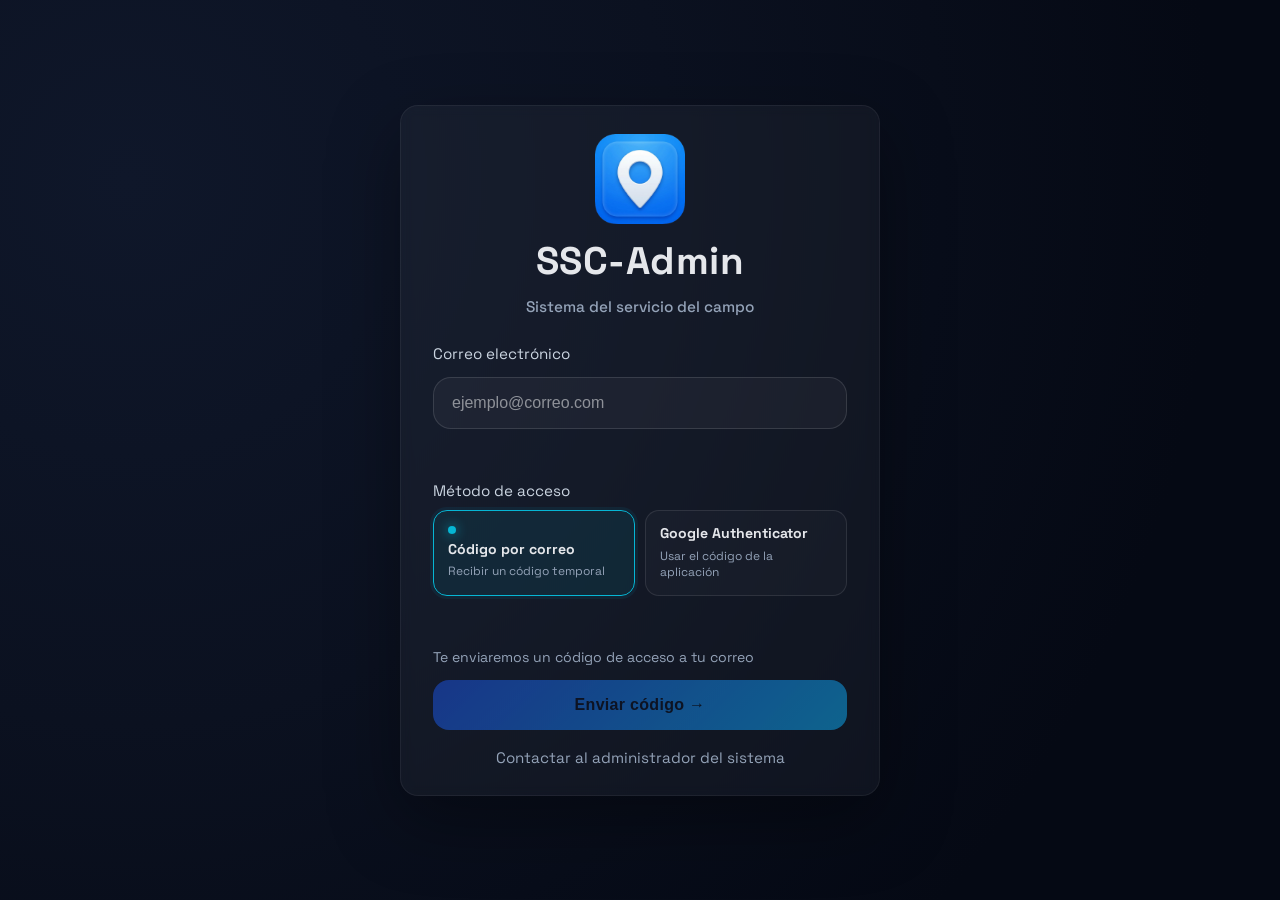
<file: index.html>
<!DOCTYPE html>
<html lang="es">

<head>
  <meta charset="UTF-8">
  <meta name="viewport" content="width=device-width, initial-scale=1">
  <meta name="theme-color" content="#06b6d4">
  <meta name="description" content="Administración del Sistema del Servicio del Campo">
  <meta name="apple-mobile-web-app-capable" content="yes">
  <meta name="mobile-web-app-capable" content="yes">
  <meta name="apple-mobile-web-app-status-bar-style" content="black-translucent">
  <meta name="apple-mobile-web-app-title" content="SSC-Admin">
  <title>SSC-Admin</title>
  <link rel="icon" type="image/png" href="./icons/icon.png">
  <link rel="manifest" href="manifest.json">
  <link rel="stylesheet" href="styles.css">
  <link rel="stylesheet" href="Login/login.css">
  <link rel="stylesheet" href="Authenticator/authenticator.css">
</head>

<body>
  <div class="container">
    <div class="hero">
      <div class="hero-icon">
        <img src="./icons/icon.png" alt="SSC-Admin">
      </div>
      <h1>SSC-Admin</h1>
      <p class="hero-subtitle">Sistema del servicio del campo</p>
    </div>

    <form class="login-form" id="loginForm">
      <label for="email">Correo electrónico</label>
      <input id="email" type="email" autocomplete="email" placeholder="ejemplo@correo.com" required>
      <p class="validation-message" id="emailValidation"></p>

      <fieldset class="auth-method" id="authMethod">

        <legend>Método de acceso</legend>

        <label class="auth-method-option">
          <input type="radio" name="authMethod" value="email" checked>

          <span>
            <strong>Código por correo</strong>
            <small>Recibir un código temporal</small>
          </span>
        </label>

        <label class="auth-method-option">
          <input type="radio" name="authMethod" value="totp">

          <span>
            <strong>Google Authenticator</strong>
            <small>Usar el código de la aplicación</small>
          </span>
        </label>
      </fieldset>

      <div id="codeStep" class="code-step" hidden>
        <label for="accessCode">Código de acceso</label>
        <input id="accessCode" type="text" inputmode="numeric" autocomplete="one-time-code" maxlength="6"
          pattern="[0-9]{6}" placeholder="000000">
      </div>

      <p class="validation-message" id="loginMessage" role="status" aria-live="polite"></p>
      <p class="hint" id="loginHint">Te enviaremos un código de acceso a tu correo</p>
      <button type="submit" class="login-button" id="loginButton" disabled>
        <span id="loginButtonText">Enviar código</span> <span aria-hidden="true">→</span>
      </button>
      <button type="button" class="text-button" id="changeEmailButton" hidden>Cambiar correo</button>
    </form>

    <section class="authenticator-panel" id="authenticatorPanel" hidden>

      <h2>Google Authenticator</h2>

      <p id="authenticatorStatus">
        Configura una segunda opción de acceso.
      </p>

      <button type="button" id="startAuthenticatorButton">
        Configurar Authenticator
      </button>

      <div id="authenticatorSetup" hidden>

        <div id="authenticatorQr" aria-label="Código QR de configuración">
        </div>

        <p>
          Clave manual:
          <code id="authenticatorSecret"></code>
        </p>

        <label for="authenticatorCode">
          Código de confirmación
        </label>

        <input id="authenticatorCode" type="text" inputmode="numeric" autocomplete="one-time-code" maxlength="6"
          pattern="[0-9]{6}" placeholder="000000">

        <p id="authenticatorMessage" role="status" aria-live="polite">
        </p>

        <button type="button" id="confirmAuthenticatorButton" disabled>
          Confirmar Authenticator
        </button>
      </div>
    </section>

    <p class="footer-link">Contactar al administrador del sistema</p>
  </div>
  <script src="app.js"></script>
  <script src="Vendor/qrcode.min.js"></script>
  <script type="module" src="Login/login.controller.js"></script>

</html>
</file>
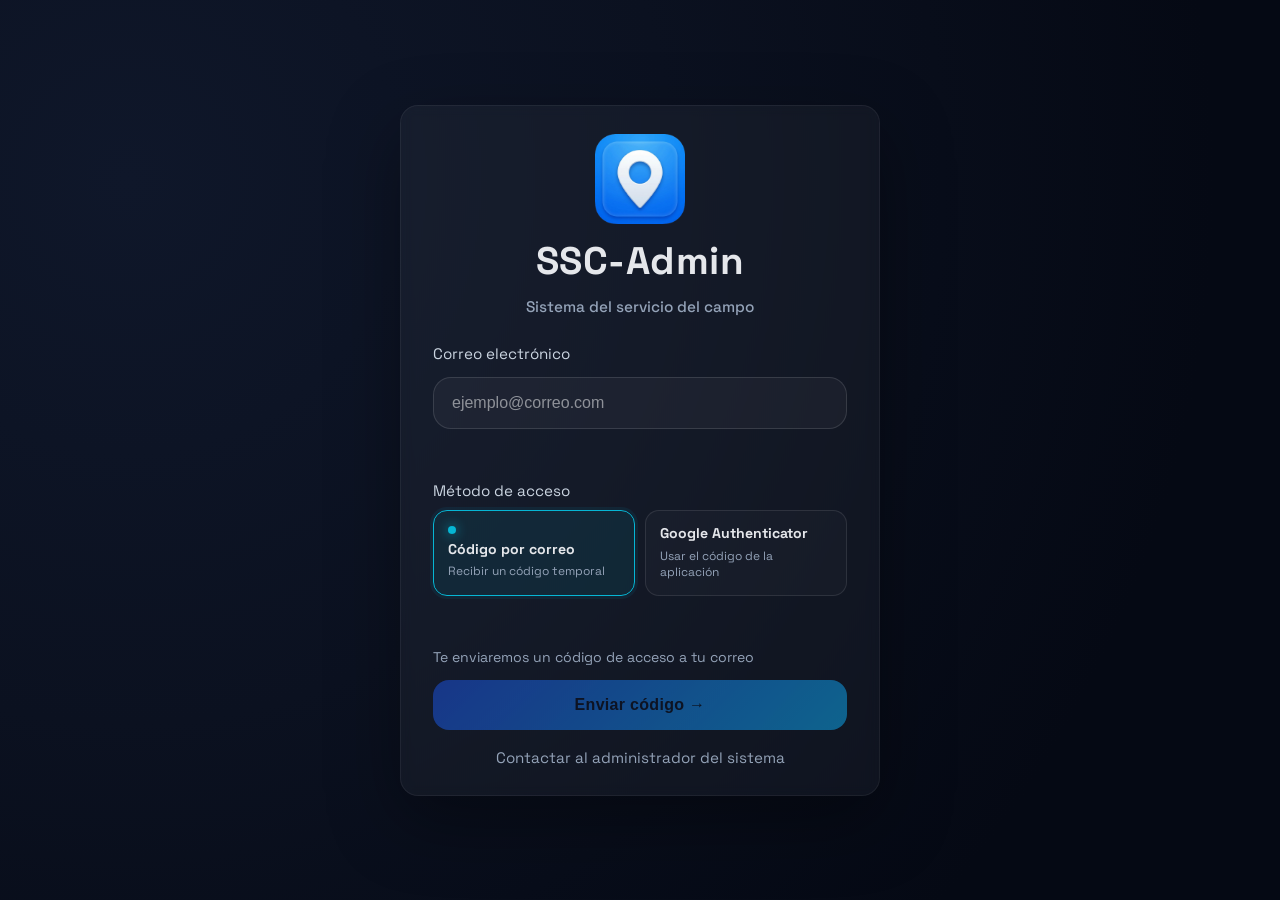
<file: Asignar/asignar.html>
<!DOCTYPE html>
<html lang="es">
<head>
    <meta charset="UTF-8">
    <meta name="viewport" content="width=device-width, initial-scale=1">
    <title>Asignar territorios | SSC</title>
    <link rel="stylesheet" href="../Shared/spinner.css">
    <link rel="stylesheet" href="asignar.css">
</head>
<body>
    <div class="ssc-asignar">
        <header class="ssc-asignar__header">
            <div class="ssc-asignar__header-content">
                <a class="ssc-asignar__back" href="../home/home.html?origen=asignar" aria-label="Volver a Inicio">
                    <svg width="24" height="24" viewBox="0 0 24 24" fill="none" stroke="currentColor"
                        stroke-width="1.8" stroke-linecap="round" stroke-linejoin="round" aria-hidden="true">
                        <path d="M19 12H5m7-7-7 7 7 7"></path>
                    </svg>
                </a>
                <h1>Asignar Territorios</h1>
                <button id="asignarActualizar" class="ssc-asignar__refresh" type="button"
                    aria-label="Actualizar datos de asignación" title="Actualizar datos" disabled>
                    <svg width="22" height="22" viewBox="0 0 24 24" fill="none" stroke="currentColor"
                        stroke-width="1.8" stroke-linecap="round" stroke-linejoin="round" aria-hidden="true">
                        <path d="M20 6v5h-5"></path>
                        <path d="M4 18v-5h5"></path>
                        <path d="M6.1 9a7 7 0 0 1 11.8-2.6L20 11"></path>
                        <path d="m4 13 2.1 4.6A7 7 0 0 0 17.9 15"></path>
                    </svg>
                </button>
            </div>
        </header>

        <main class="ssc-asignar__content">
            <div id="asignarStatus" class="ssc-asignar__status" role="status" aria-live="polite">
                Preparando asignación…
            </div>

            <div id="asignarControles" hidden>
                <section class="ssc-asignar__section">
                    <label class="ssc-asignar__label" for="asignarConductor">Conductor</label>
                    <select id="asignarConductor" class="ssc-asignar__select" disabled>
                        <option value="">Seleccionar conductor…</option>
                    </select>
                </section>

                <section class="ssc-asignar__section">
                    <label class="ssc-asignar__label" for="asignarTerritorio">Territorio</label>
                    <select id="asignarTerritorio" class="ssc-asignar__select" disabled>
                        <option value="">Seleccionar territorio…</option>
                    </select>
                </section>

                <section class="ssc-asignar__section" aria-labelledby="asignarTarjetasTitulo">
                    <div class="ssc-asignar__section-heading">
                        <h2 id="asignarTarjetasTitulo">Tarjetas disponibles</h2>
                        <span id="asignarSeleccionActual"></span>
                    </div>
                    <p id="asignarTarjetasStatus" class="ssc-asignar__helper">
                        Selecciona un territorio para ver sus tarjetas.
                    </p>
                    <ul id="asignarTarjetas" class="ssc-asignar__cards"></ul>
                </section>
            </div>
        </main>

        <footer class="ssc-asignar__footer">
            <button id="asignarRevisar" type="button" disabled>Revisar asignación</button>
        </footer>

        <template id="asignarTarjetaTemplate">
            <li>
                <div class="ssc-asignar__card">
                    <label class="ssc-asignar__card-main">
                        <span class="ssc-asignar__card-info">
                            <strong class="ssc-asignar__card-title"></strong>
                            <span class="ssc-asignar__card-meta"></span>
                        </span>
                        <input class="ssc-asignar__checkbox" type="checkbox">
                    </label>
                    <fieldset class="ssc-asignar__delivery" hidden>
                        <legend>Entrega al conductor</legend>
                        <label>
                            <input class="ssc-asignar__delivery-option" type="radio" value="Digital">
                            Digital
                        </label>
                        <label>
                            <input class="ssc-asignar__delivery-option" type="radio" value="Física">
                            Física
                        </label>
                    </fieldset>
                </div>
            </li>
        </template>
    </div>

    <script type="module" src="asignar.controller.js"></script>
</body>
</html>
</file>
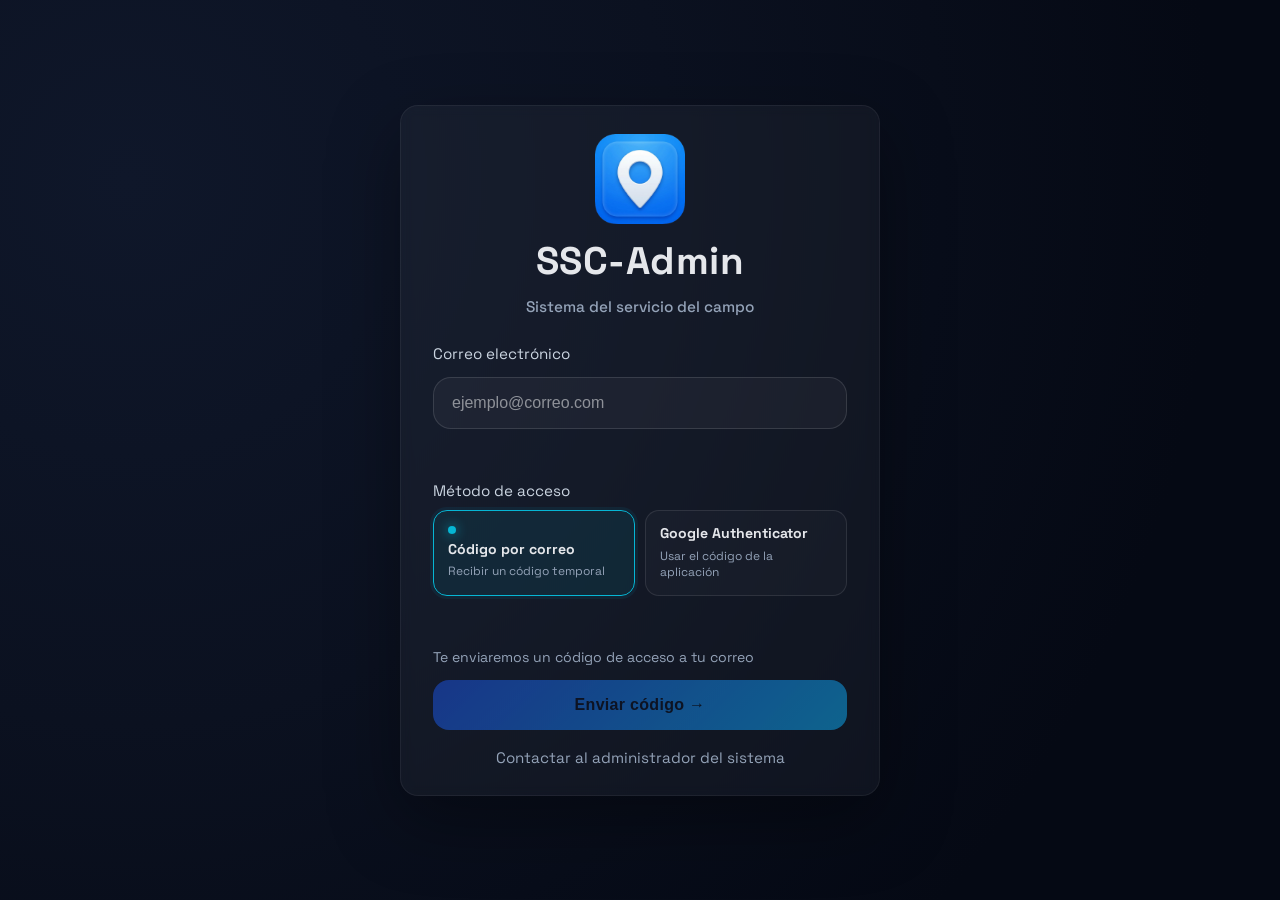
<file: home/home.html>
<!DOCTYPE html>
<html lang="es">

<head>
    <meta charset="UTF-8">
    <meta name="viewport" content="width=device-width, initial-scale=1">
    <title>Inicio | SSC</title>
    <link rel="stylesheet" href="../Shared/spinner.css">
    <link rel="stylesheet" href="home.css">
</head>

<body>
    <div id="homeSessionStatus" role="status">
        Comprobando sesión…
    </div>

    <section class="ssc-home" aria-label="Inicio" hidden>
        <header class="ssc-home__header">
            <img class="ssc-home__logo" src="../icons/icon.png" alt="" width="48" height="48">

            <div>
                <h1 class="ssc-home__title">SSC</h1>
                <p class="ssc-home__subtitle">
                    Sistema del servicio del campo
                </p>
            </div>

            <div class="ssc-home__tools">
                <button type="button" class="ssc-home__tool" aria-label="Buscar">
                    <svg viewBox="0 0 24 24" fill="none" stroke="currentColor" stroke-width="1.8" stroke-linecap="round"
                        aria-hidden="true">
                        <circle cx="10.5" cy="10.5" r="6.5"></circle>
                        <path d="m16 16 5 5"></path>
                    </svg>
                </button>

                <button type="button" id="homeSettingsButton" class="ssc-home__tool" aria-label="Configuración">
                    <svg viewBox="0 0 24 24" fill="none" stroke="currentColor" stroke-width="1.8" stroke-linecap="round"
                        aria-hidden="true">
                        <path d="M4 7h16M4 17h16"></path>
                        <circle cx="9" cy="7" r="3" fill="#192233"></circle>
                        <circle cx="15" cy="17" r="3" fill="#192233"></circle>
                    </svg>
                </button>
            </div>

            <div class="ssc-home__user" aria-label="Usuario actual">
                <span class="ssc-home__avatar" id="homeUserInitials" aria-hidden="true">—</span>

                <div class="ssc-home__user-info">
                    <p class="ssc-home__user-name" id="homeUserName">—</p>

                    <p class="ssc-home__user-role">
                        <span class="ssc-home__role-code" id="homeUserRoleCode">—</span>
                        <span id="homeUserRoleName">—</span>
                    </p>
                </div>
            </div>
        </header>

        <div class="ssc-home__content">
            <div class="ssc-home__section-heading">
                <h2 class="ssc-home__section-title">Resumen general</h2>
                <button id="homeSummaryRefresh" class="ssc-home__refresh" type="button"
                    aria-label="Actualizar resumen general" title="Actualizar resumen" disabled>
                    <svg width="22" height="22" viewBox="0 0 24 24" fill="none" stroke="currentColor"
                        stroke-width="1.8" stroke-linecap="round" stroke-linejoin="round" aria-hidden="true">
                        <path d="M20 6v5h-5"></path>
                        <path d="M4 18v-5h5"></path>
                        <path d="M6.1 9a7 7 0 0 1 11.8-2.6L20 11"></path>
                        <path d="m4 13 2.1 4.6A7 7 0 0 0 17.9 15"></path>
                    </svg>
                </button>
            </div>

            <div id="homeSummaryStatus" role="status" aria-live="polite">
                Cargando resumen…
            </div>

            <div class="ssc-home__stats" hidden>
                <article class="ssc-home__stat">
                    <div class="ssc-home__stat-top">
                        <svg class="ssc-home__stat-icon" viewBox="0 0 24 24" fill="none" stroke="currentColor"
                            stroke-width="1.8" aria-hidden="true">
                            <rect x="3" y="5" width="18" height="14" rx="2"></rect>
                            <path d="M3 10h18M7 15h4"></path>
                        </svg>

                    </div>
                    <h3 class="ssc-home__stat-label">Tarjetas disponibles</h3>
                    <p class="ssc-home__stat-value" id="homeAvailableCount">—</p>
                </article>

                <article class="ssc-home__stat ssc-home__stat--assigned">
                    <div class="ssc-home__stat-top">
                        <svg class="ssc-home__stat-icon" viewBox="0 0 24 24" fill="none" stroke="currentColor"
                            stroke-width="1.8" aria-hidden="true">
                            <rect x="5" y="4" width="14" height="17" rx="2"></rect>
                            <path d="M9 4V2h6v2M15 12H9m3-3-3 3 3 3"></path>
                        </svg>

                    </div>
                    <h3 class="ssc-home__stat-label">Tarjetas asignadas</h3>
                    <p class="ssc-home__stat-value" id="homeAssignedCount">—</p>
                </article>

                <article class="ssc-home__stat ssc-home__stat--pending">
                    <div class="ssc-home__stat-top">
                        <svg class="ssc-home__stat-icon" viewBox="0 0 24 24" fill="none" stroke="currentColor"
                            stroke-width="1.8" stroke-linecap="round" stroke-linejoin="round" aria-hidden="true">
                            <circle cx="12" cy="12" r="9"></circle>
                            <path d="M12 7v5l3 2"></path>
                        </svg>
                    </div>
                    <h3 class="ssc-home__stat-label">Pendientes por asignar</h3>
                    <p class="ssc-home__stat-value" id="homePendingCount">—</p>
                </article>
            </div>
        </div>

        <div class="ssc-home__content">
            <h2 class="ssc-home__section-title">Acciones principales</h2>

            <!-- Contenedor que distribuye las dos acciones en columnas. -->
            <div class="ssc-home__actions">

                <!-- Asignar navega a su pantalla y conserva el estilo de tarjeta. -->
                <a href="../Asignar/asignar.html?nueva=1" class="ssc-home__action">
                    <span class="ssc-home__action-icon">
                        <svg viewBox="0 0 24 24" fill="none" stroke="currentColor" stroke-width="1.8"
                            stroke-linecap="round" stroke-linejoin="round" aria-hidden="true">
                            <path d="M12 16V3m-5 5 5-5 5 5M4 16v5h16v-5"></path>
                        </svg>
                    </span>
                    <span class="ssc-home__action-text">
                        <strong>Asignar</strong>
                        <span>Entregar tarjeta</span>
                    </span>
                </a>

                <!-- Devolver permanece como una acción independiente. -->
                <button type="button" class="ssc-home__action ssc-home__action--return">
                    <span class="ssc-home__action-icon">
                        <svg viewBox="0 0 24 24" fill="none" stroke="currentColor" stroke-width="1.8"
                            stroke-linecap="round" stroke-linejoin="round" aria-hidden="true">
                            <path d="M12 3v13m-5-5 5 5 5-5M4 16v5h16v-5"></path>
                        </svg>
                    </span>
                    <span class="ssc-home__action-text">
                        <strong>Devolver</strong>
                        <span>Recibir tarjeta</span>
                    </span>
                </button>

                <a href="../Reasignar/reasignar.html" class="ssc-home__action ssc-home__action--reassign">
                    <span class="ssc-home__action-icon">
                        <svg viewBox="0 0 24 24" fill="none" stroke="currentColor" stroke-width="1.8"
                            stroke-linecap="round" stroke-linejoin="round" aria-hidden="true">
                            <path d="M20 7h-9a4 4 0 0 0-4 4v1"></path>
                            <path d="m17 4 3 3-3 3"></path>
                            <path d="M4 17h9a4 4 0 0 0 4-4v-1"></path>
                            <path d="m7 20-3-3 3-3"></path>
                        </svg>
                    </span>
                    <span class="ssc-home__action-text">
                        <strong>Reasignar</strong>
                        <span>Cambiar conductor</span>
                    </span>
                </a>
            </div>
        </div>
    </section>

    <script type="module" src="home.controller.js"></script>
</body>

</html>
</file>
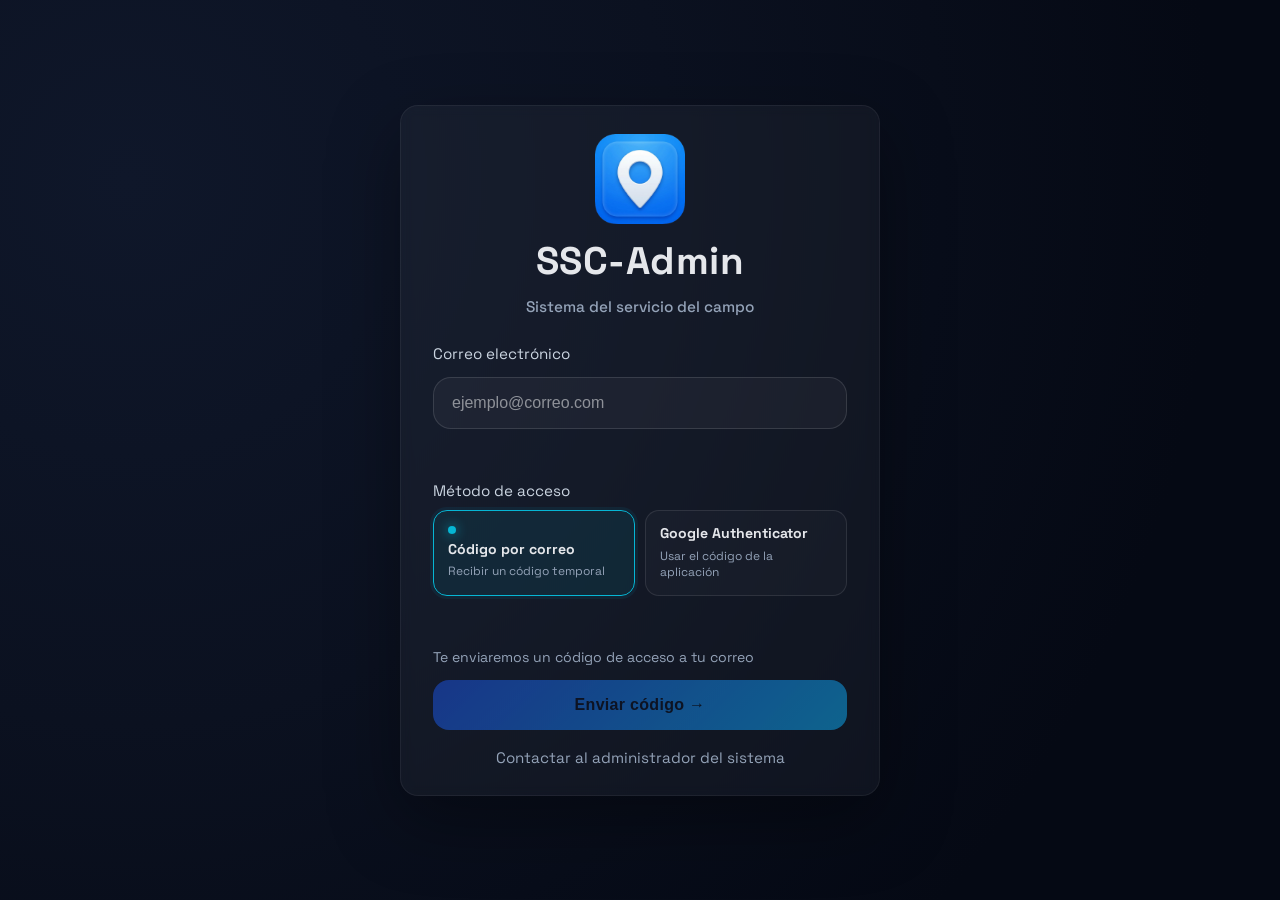
<file: Reasignar/reasignar.html>
<!DOCTYPE html>
<html lang="es">
<head>
    <meta charset="UTF-8">
    <meta name="viewport" content="width=device-width, initial-scale=1">
    <title>Reasignar tarjetas | SSC</title>
    <link rel="stylesheet" href="../Shared/spinner.css">
    <link rel="stylesheet" href="reasignar.css">
</head>
<body>
    <div class="ssc-reasignar">
        <header class="ssc-reasignar__header">
            <div class="ssc-reasignar__header-content">
                <a class="ssc-reasignar__back" href="../home/home.html" aria-label="Volver a Inicio">←</a>
                <h1>Reasignar Tarjetas</h1>
                <button id="reasignarActualizar" class="ssc-reasignar__refresh" type="button"
                    aria-label="Actualizar asignaciones pendientes" title="Actualizar" disabled>
                    <svg width="22" height="22" viewBox="0 0 24 24" fill="none" stroke="currentColor"
                        stroke-width="1.8" stroke-linecap="round" stroke-linejoin="round" aria-hidden="true">
                        <path d="M20 6v5h-5"></path>
                        <path d="M4 18v-5h5"></path>
                        <path d="M6.1 9a7 7 0 0 1 11.8-2.6L20 11"></path>
                        <path d="m4 13 2.1 4.6A7 7 0 0 0 17.9 15"></path>
                    </svg>
                </button>
            </div>
        </header>

        <main class="ssc-reasignar__content">
            <div id="reasignarStatus" role="status" aria-live="polite">Preparando reasignaciones…</div>

            <div id="reasignarControles" hidden>
                <section class="ssc-reasignar__section">
                    <label for="reasignarConductor">Nuevo conductor</label>
                    <select id="reasignarConductor" disabled>
                        <option value="">Seleccionar conductor…</option>
                    </select>
                </section>

                <section class="ssc-reasignar__section">
                    <label for="reasignarMotivo">Motivo</label>
                    <select id="reasignarMotivo" disabled>
                        <option value="">Seleccionar motivo…</option>
                    </select>
                </section>

                <section id="reasignarObservacionGroup" class="ssc-reasignar__section" hidden>
                    <label for="reasignarObservacion">Observación</label>
                    <textarea id="reasignarObservacion" rows="3"
                        placeholder="Describe el motivo de la reasignación"></textarea>
                </section>

                <section class="ssc-reasignar__section" aria-labelledby="reasignarListaTitulo">
                    <div class="ssc-reasignar__heading">
                        <h2 id="reasignarListaTitulo">Tarjetas para reasignar</h2>
                        <span id="reasignarCantidad"></span>
                    </div>
                    <input id="reasignarBuscar" type="search" placeholder="Buscar tarjeta, territorio o conductor"
                        autocomplete="off">
                    <p id="reasignarListaStatus"></p>
                    <ul id="reasignarLista"></ul>
                </section>
            </div>
        </main>

        <footer class="ssc-reasignar__footer">
            <button id="reasignarConfirmar" type="button" disabled>Reasignar tarjetas</button>
        </footer>

        <template id="reasignarTarjetaTemplate">
            <li>
                <div class="ssc-reasignar__card">
                    <label class="ssc-reasignar__card-main">
                        <span class="ssc-reasignar__card-info">
                            <span class="ssc-reasignar__card-header">
                                <strong class="ssc-reasignar__card-title"></strong>
                                <span class="ssc-reasignar__card-status"></span>
                            </span>
                            <span class="ssc-reasignar__card-territory"></span>
                            <span class="ssc-reasignar__card-meta"></span>
                            <span class="ssc-reasignar__card-warning" hidden></span>
                        </span>
                        <input class="ssc-reasignar__checkbox" type="checkbox">
                    </label>
                    <fieldset class="ssc-reasignar__delivery" hidden>
                        <legend>Nueva entrega al conductor</legend>
                        <label>
                            <input class="ssc-reasignar__delivery-option" type="radio" value="Digital">
                            Digital
                        </label>
                        <label>
                            <input class="ssc-reasignar__delivery-option" type="radio" value="Física">
                            Física
                        </label>
                    </fieldset>
                </div>
            </li>
        </template>
    </div>
    <script type="module" src="reasignar.controller.js"></script>
</body>
</html>
</file>
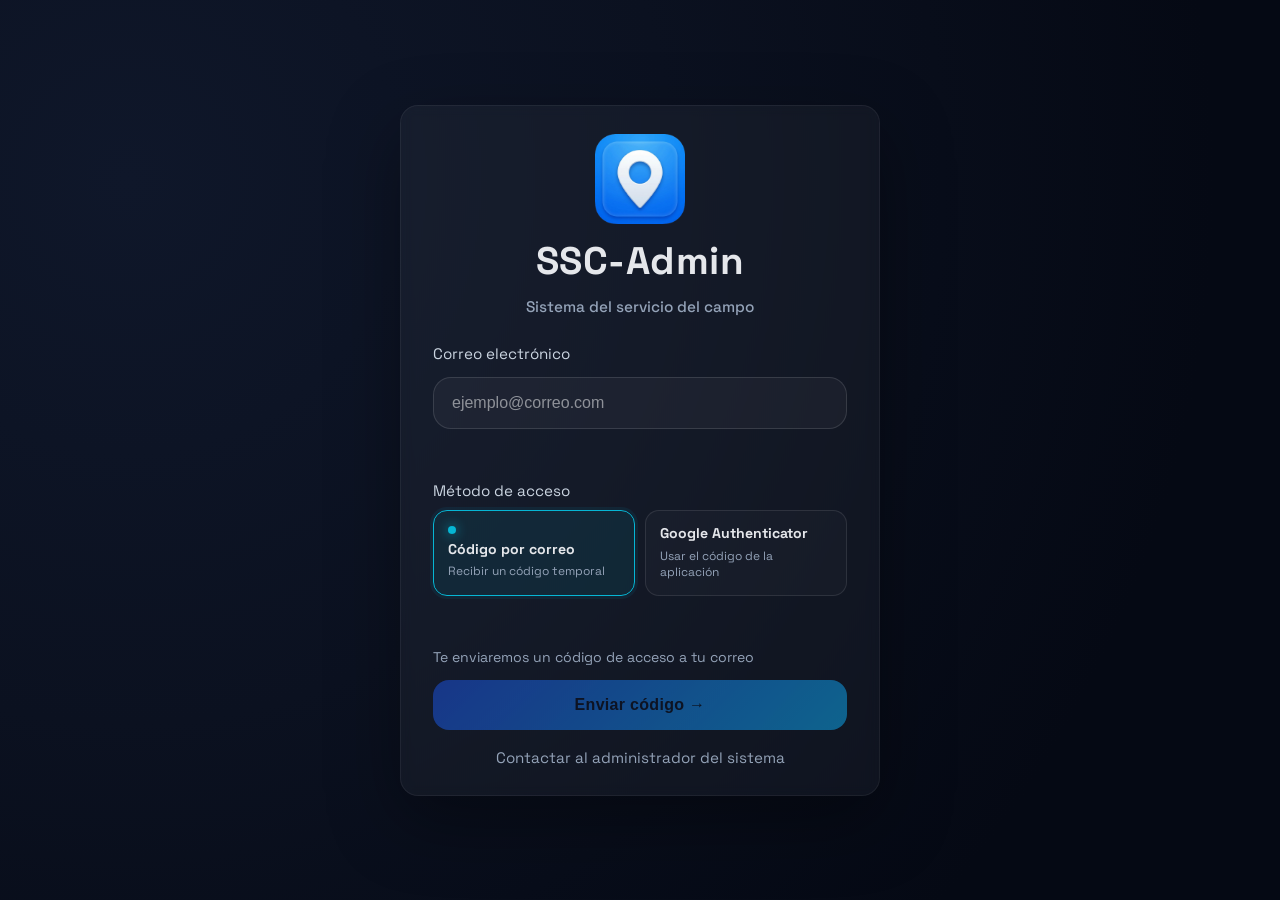
<file: Asignar/Detalle/detalle.html>
<!DOCTYPE html>
<html lang="es">

<head>
    <meta charset="UTF-8">
    <meta name="viewport" content="width=device-width, initial-scale=1">
    <title>Detalle de territorio | SSC</title>
    <link rel="stylesheet" href="../../Shared/spinner.css">
    <!-- Estilos exclusivos del detalle de territorio. -->
    <link rel="stylesheet" href="detalle.css">
</head>

<body>
    <!-- Contenedor independiente para los estilos del detalle. -->
    <div class="ssc-detalle">

        <!-- Regresa a la lista de territorios del módulo Asignar. -->
        <header class="ssc-detalle__header">
            <div class="ssc-detalle__header-content">
                <a class="ssc-detalle__back" href="../asignar.html" aria-label="Volver a territorios">
                    <svg width="24" height="24" viewBox="0 0 24 24" fill="none" stroke="currentColor" stroke-width="1.8"
                        stroke-linecap="round" stroke-linejoin="round" aria-hidden="true">
                        <path d="M19 12H5m7-7-7 7 7 7"></path>
                    </svg>
                </a>

                <h1 class="ssc-detalle__title">Detalle de Territorio</h1>
            </div>
        </header>

        <main class="ssc-detalle__content">
            <!-- Comunica la carga, los errores y los resultados vacíos. -->
            <div id="detalleStatus" class="ssc-detalle__notice" role="status" aria-live="polite">
                Preparando consulta del detalle…
            </div>

            <!-- Se completará con conductores de la hoja Configuración. -->
            <div id="detalleConductorGroup" class="ssc-detalle__conductor" hidden>
                <!-- El icono acompaña la etiqueta del selector. -->
                <label for="detalleConductor">
                    <svg class="ssc-detalle__label-icon" viewBox="0 0 24 24" fill="none" stroke="currentColor"
                        stroke-width="1.8" stroke-linecap="round" aria-hidden="true">
                        <circle cx="12" cy="7" r="4"></circle>
                        <path d="M4 21v-2a8 8 0 0 1 16 0v2"></path>
                    </svg>
                    Conductor
                </label>
                <select id="detalleConductor" disabled>
                    <option value="">Seleccionar conductor…</option>
                </select>
            </div>

            <!-- Identificación del territorio recibida del backend. -->
            <section id="detalleTerritorioGroup" aria-labelledby="detalleTerritorio" hidden>
                <p class="ssc-detalle__section-title">Territorio</p>
                <!-- Agrupa el icono decorativo y el nombre del territorio. -->
                <div class="ssc-detalle__territory">
                    <span class="ssc-detalle__territory-icon" aria-hidden="true">
                        <svg width="28" height="28" viewBox="0 0 24 24" fill="none" stroke="currentColor"
                            stroke-width="1.8" stroke-linecap="round" stroke-linejoin="round">
                            <path d="m3 6 6-3 6 3 6-3v15l-6 3-6-3-6 3Z"></path>
                            <path d="M9 3v15M15 6v15"></path>
                        </svg>
                    </span>

                    <h2 id="detalleTerritorio">—</h2>
                </div>
            </section>

            <!-- Aquí agregaremos las tarjetas seleccionables. -->
            <section id="detalleTarjetasGroup" aria-labelledby="detalleTarjetasTitulo" hidden>
                <h2 id="detalleTarjetasTitulo" class="ssc-detalle__section-title">
                    Tarjetas disponibles
                </h2>

                <!-- Lista que completará el controlador con tarjetas reales. -->
                <ul id="detalleTarjetas" class="ssc-detalle__cards"></ul>

                <!-- Conserva el diseño de una tarjeta para generar las demás. -->
                <template id="detalleTarjetaTemplate">
                    <li>
                        <!-- Toda la tarjeta permite marcar su casilla. -->
                        <label class="ssc-detalle__card">
                            <span class="ssc-detalle__card-info">
                                <strong class="ssc-detalle__card-title">
                                    Tarjeta 2-1
                                </strong>

                                <!-- Datos de ejemplo para comprobar la distribución. -->
                                <!-- Iconos decorativos acompañados de texto legible. -->
                                <span class="ssc-detalle__card-meta">
                                    <span class="ssc-detalle__meta-item">
                                        <svg viewBox="0 0 24 24" fill="none" stroke="currentColor" stroke-width="1.8"
                                            stroke-linecap="round" stroke-linejoin="round" aria-hidden="true">
                                            <circle cx="13" cy="4" r="2"></circle>
                                            <path d="m7 21 3-6-1-5 4-3 3 5h4"></path>
                                            <path d="m5 12 4-2m1 5 5 2 2 4m-4-14-1 6"></path>
                                        </svg>
                                        <span>Caminando</span>
                                    </span>

                                    <span class="ssc-detalle__meta-item">
                                        <svg viewBox="0 0 24 24" fill="none" stroke="currentColor" stroke-width="1.8"
                                            stroke-linecap="round" stroke-linejoin="round" aria-hidden="true">
                                            <circle cx="12" cy="12" r="9"></circle>
                                            <path d="M12 7v5l3 2"></path>
                                        </svg>
                                        <span>20 min</span>
                                    </span>
                                </span>
                            </span>

                            <!-- Selección visual; todavía no registra asignaciones. -->
                            <input class="ssc-detalle__checkbox" type="checkbox" name="tarjetas" value="2-1"
                                aria-label="Seleccionar tarjeta 2-1">
                        </label>
                    </li>
                </template>
            </section>
        </main>

        <!-- Acción deshabilitada durante la construcción visual. -->
        <footer id="detalleFooter" class="ssc-detalle__footer" hidden>
            <!-- Permanece deshabilitado hasta implementar la asignación. -->
            <button id="detalleAsignar" type="button" class="ssc-detalle__assign" disabled>
                <svg class="ssc-detalle__assign-icon" viewBox="0 0 24 24" fill="none" stroke="currentColor"
                    stroke-width="1.8" stroke-linecap="round" stroke-linejoin="round" aria-hidden="true">
                    <rect x="4" y="4" width="16" height="18" rx="2"></rect>
                    <path d="M9 4V2h6v2"></path>
                    <circle cx="12" cy="11" r="2"></circle>
                    <path d="M8 18a4 4 0 0 1 8 0"></path>
                </svg>
                <span>Asignar</span>
            </button>
        </footer>

    </div>

    <!-- Consulta el territorio elegido y completa los controles del detalle. -->
    <script type="module" src="detalle.controller.js"></script>
</body>

</html>
</file>
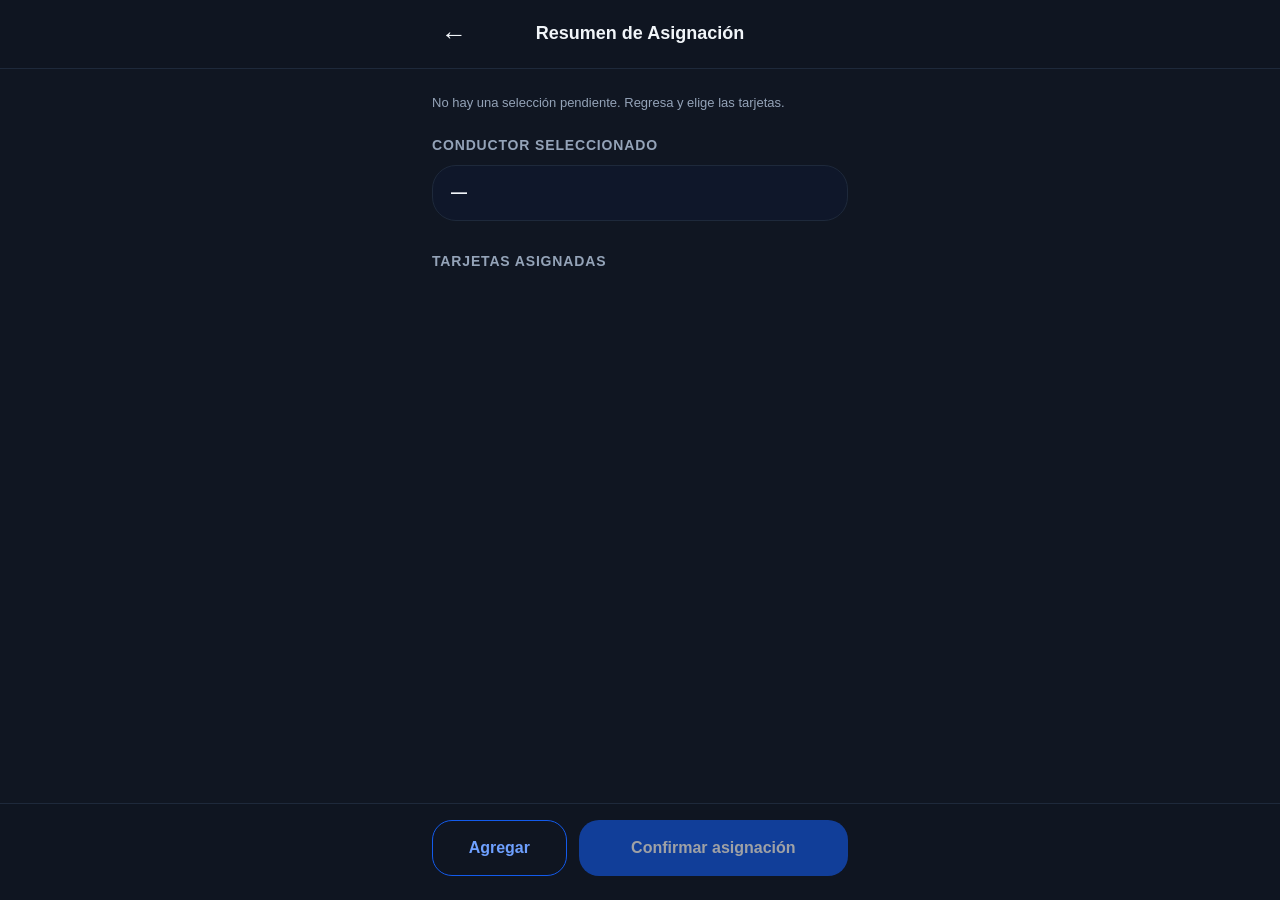
<file: Asignar/Resumen/resumen.html>
<!DOCTYPE html>
<html lang="es">

<head>
    <meta charset="UTF-8">
    <meta name="viewport" content="width=device-width, initial-scale=1">
    <title>Resumen de asignación | SSC</title>
    <link rel="stylesheet" href="../../Shared/spinner.css">
    <!-- Estilos exclusivos del resumen de asignación. -->
    <link rel="stylesheet" href="resumen.css">
</head>

<body>
    <!-- Contenedor principal de la confirmación de asignación. -->
    <div class="ssc-resumen">

        <!-- Permite regresar al detalle para modificar la selección. -->
        <header class="ssc-resumen__header">
            <div class="ssc-resumen__header-content">
                <button id="resumenBack" type="button" class="ssc-resumen__back" aria-label="Volver al detalle">
                    ←
                </button>

                <h1>Resumen de Asignación</h1>
            </div>
        </header>

        <main class="ssc-resumen__content">
            <!-- Comunica si falta la selección o se está procesando. -->
            <div id="resumenStatus" role="status" aria-live="polite">
                Preparando resumen…
            </div>

            <!-- El controlador mostrará el conductor seleccionado. -->
            <section aria-labelledby="resumenConductorTitulo">
                <h2 id="resumenConductorTitulo">
                    Conductor seleccionado
                </h2>

                <p id="resumenConductor">—</p>
            </section>

            <!-- El controlador mostrará el territorio y sus tarjetas. -->
            <section aria-labelledby="resumenTarjetasTitulo">
                <h2 id="resumenTarjetasTitulo">
                    Tarjetas asignadas
                </h2>

                <!-- Cada territorio tendrá su propio título y lista de tarjetas. -->
                <div id="resumenGrupos"></div>
            </section>
        </main>

        <!-- Permite modificar o confirmar definitivamente la selección. -->
        <footer class="ssc-resumen__footer">
            <button id="resumenAgregar" type="button">
                Agregar
            </button>

            <button id="resumenConfirmar" type="button" disabled>
                Confirmar asignación
            </button>
        </footer>

    </div>

    <!-- Recupera y presenta la selección creada en Detalle. -->
    <script type="module" src="resumen.controller.js"></script>
</body>

</html>
</file>
<file: styles.css>
@import url('https://fonts.googleapis.com/css2?family=Space+Grotesk:wght@400;500;600&display=swap');

:root {
	--bg: radial-gradient(circle at 10% 20%, #0f172a 0%, #0b1120 40%, #050914 80%);
	--panel: rgba(255, 255, 255, 0.04);
	--panel-strong: rgba(255, 255, 255, 0.08);
	--text: #e5e7eb;
	--muted: #94a3b8;
	--accent: #06b6d4;
	--accent-strong: #0ea5e9;
	--primary-blue: #2563eb;
	--primary-blue-soft: #1d4ed8;
	--primary-blue-strong: #0ea5e9;
	--shadow: 0 25px 70px rgba(0, 0, 0, 0.35);
}

* {
	box-sizing: border-box;
	margin: 0;
	padding: 0;
}

body {
	min-height: 100vh;
	display: flex;
	align-items: center;
	justify-content: center;
	background: var(--bg);
	font-family: 'Space Grotesk', 'Segoe UI', sans-serif;
	color: var(--text);
	padding: 24px;
}

.container {
	width: min(480px, 100%);
	max-width: 480px;
	background: var(--panel);
	border: 1px solid rgba(255, 255, 255, 0.06);
	border-radius: 18px;
	padding: 28px 32px;
	box-shadow: var(--shadow);
	backdrop-filter: blur(6px);
}

h1 {
	text-align: center;
	font-weight: 700;
	letter-spacing: 0.5px;
	margin-bottom: 0;
	font-size: clamp(2rem, 4vw, 2.4rem);
}

.hero {
	display: grid;
	place-items: center;
	gap: 12px;
	text-align: center;
	margin-bottom: 28px;
}

.hero-icon {
	display: grid;
	place-items: center;
}

.hero-icon img {
	width: 90px;
	height: 90px;
}

.hero-subtitle {
	margin: 0;
	color: #94a3b8;
	font-weight: 500;
	font-size: 0.96rem;
}

h3 {
	margin: 22px 0 10px;
	font-weight: 600;
	color: var(--muted);
}

.form {
	display: grid;
	grid-template-columns: 1fr auto;
	gap: 12px;
	align-items: center;
	margin: 12px 0 6px;
}

input {
	width: 100%;
	padding: 12px 14px;
	border-radius: 12px;
	border: 1px solid rgba(255, 255, 255, 0.14);
	background: var(--panel-strong);
	color: var(--text);
	transition: border-color 0.2s ease, box-shadow 0.2s ease, transform 0.15s ease;
}

input::placeholder {
	color: var(--muted);
}

input:focus {
	outline: none;
	border-color: var(--accent);
	box-shadow: 0 0 0 3px rgba(6, 182, 212, 0.15);
	transform: translateY(-1px);
}

button {
	padding: 12px 18px;
	border-radius: 12px;
	border: 1px solid rgba(255, 255, 255, 0.12);
	background: linear-gradient(135deg, var(--accent), var(--accent-strong));
	color: #0b1224;
	font-weight: 600;
	letter-spacing: 0.3px;
	cursor: pointer;
	transition: transform 0.15s ease, box-shadow 0.2s ease, filter 0.2s ease;
}

button:hover {
	transform: translateY(-1px);
	box-shadow: 0 15px 40px rgba(14, 165, 233, 0.3);
}

button:active {
	transform: translateY(0);
	filter: brightness(0.95);
}

#list {
	list-style: none;
	margin: 0;
	padding: 0;
	border: 1px solid rgba(255, 255, 255, 0.06);
	border-radius: 14px;
	background: var(--panel-strong);
}

#list li {
	padding: 12px 14px;
	border-bottom: 1px solid rgba(255, 255, 255, 0.07);
	display: flex;
	align-items: center;
	gap: 10px;
}

#list li::before {
	content: '•';
	color: var(--accent);
}

#list li:last-child {
	border-bottom: none;
}

@media (max-width: 600px) {
  body {
    align-items: stretch;
    padding: 0;
  }

  .container {
    width: 100%;
    max-width: none;
    min-height: 100vh;
    min-height: 100dvh;

    padding:
      max(28px, env(safe-area-inset-top))
      20px
      max(24px, env(safe-area-inset-bottom));

    border: 0;
    border-radius: 0;
    background: transparent;
    box-shadow: none;
    backdrop-filter: none;
  }
}
</file>
<file: Login/login.css>
.login-form {
	display: grid;
	gap: 14px;
	max-width: 420px;
	margin: 0 auto;
}

.login-form label {
	font-size: 0.95rem;
	color: #cbd5e1;
}

.login-form input {
	width: 100%;
	padding: 16px 18px;
	border-radius: 18px;
	border: 1px solid rgba(255, 255, 255, 0.12);
	background: rgba(255, 255, 255, 0.04);
	color: var(--text);
	font-size: 1rem;
}

.login-form input::placeholder {
	color: rgba(255, 255, 255, 0.5);
}

.validation-message {
	margin: 0;
	min-height: 20px;
	color: #f87171;
	font-size: 0.86rem;
}

.validation-message.success {
	color: #4ade80;
}

.code-step {
	display: grid;
	gap: 10px;
}

.code-step[hidden] {
	display: none;
}

#accessCode {
	text-align: center;
	font-size: 1.35rem;
	font-weight: 700;
	letter-spacing: 0.45rem;
}

.text-button {
	padding: 4px;
	border: 0;
	background: transparent;
	box-shadow: none;
	color: #7dd3fc;
}

.text-button:hover {
	box-shadow: none;
}

.login-button.loading {
	cursor: wait;
}

.hint {
	margin: 0;
	color: #94a3b8;
	font-size: 0.88rem;
}

.login-button {
	width: 100%;
	padding: 16px 20px;
	border-radius: 16px;
	border: none;
	background: linear-gradient(135deg, var(--primary-blue-soft), var(--primary-blue-strong));
	color: #0b1224;
	font-size: 1rem;
	font-weight: 700;
	cursor: pointer;
	transition: transform 0.2s ease, box-shadow 0.2s ease;
}

.login-button:disabled {
	opacity: 0.55;
	cursor: not-allowed;
	box-shadow: none;
}

.login-button:not(:disabled):hover {
	transform: translateY(-1px);
	box-shadow: 0 18px 40px rgba(37, 99, 235, 0.28);
}

.footer-link {
	margin-top: 18px;
	text-align: center;
	color: #94a3b8;
	font-size: 0.95rem;
	cursor: pointer;
}

.auth-method {
  display: grid;
  grid-template-columns: repeat(2, minmax(0, 1fr));
  gap: 10px;
  margin: 4px 0;
  padding: 0;
  border: 0;
}

.auth-method legend {
  width: 100%;
  margin-bottom: 10px;
  color: #cbd5e1;
  font-size: 0.95rem;
}

.auth-method-option {
  position: relative;
  cursor: pointer;
}

.auth-method-option input {
  position: absolute;
  width: 1px;
  height: 1px;
  opacity: 0;
  pointer-events: none;
}

.auth-method-option span {
  display: grid;
  align-content: center;
  gap: 5px;
  min-height: 86px;
  padding: 14px;
  border: 1px solid rgba(255, 255, 255, 0.1);
  border-radius: 14px;
  background: rgba(255, 255, 255, 0.025);
  transition:
    border-color 0.2s ease,
    background 0.2s ease,
    box-shadow 0.2s ease,
    transform 0.2s ease;
}

.auth-method-option:hover span {
  border-color: rgba(125, 211, 252, 0.35);
  transform: translateY(-1px);
}

.auth-method-option strong {
  color: var(--text);
  font-size: 0.88rem;
  line-height: 1.25;
}

.auth-method-option small {
  color: var(--muted);
  font-size: 0.75rem;
  line-height: 1.35;
}

.auth-method-option input:checked + span {
  border-color: var(--accent);
  background: rgba(6, 182, 212, 0.09);
  box-shadow:
    0 0 0 3px rgba(6, 182, 212, 0.08);
}

.auth-method-option input:checked + span::before {
  content: "";
  width: 8px;
  height: 8px;
  margin-bottom: 2px;
  border-radius: 50%;
  background: var(--accent);
  box-shadow:
    0 0 12px rgba(6, 182, 212, 0.8);
}

.auth-method-option input:focus-visible + span {
  outline: 2px solid #7dd3fc;
  outline-offset: 3px;
}

@media (max-width: 430px) {
  .auth-method {
    grid-template-columns: 1fr;
  }

  .auth-method-option span {
    min-height: 72px;
  }
}
</file>
<file: Authenticator/authenticator.css>
.authenticator-panel {
  display: grid;
  gap: 14px;
  margin-top: 24px;
  padding-top: 24px;
  border-top: 1px solid rgba(255, 255, 255, 0.08);
}

.authenticator-panel[hidden] {
  display: none;
}

.authenticator-panel h2 {
  display: flex;
  align-items: center;
  gap: 10px;
  margin: 0;
  color: var(--text);
  font-size: 1.1rem;
  font-weight: 600;
}

.authenticator-panel h2::before {
  content: "";
  width: 10px;
  height: 10px;
  border-radius: 50%;
  background: var(--accent);
  box-shadow: 0 0 16px rgba(6, 182, 212, 0.7);
}

#authenticatorStatus {
  margin: 0;
  color: var(--muted);
  font-size: 0.92rem;
  line-height: 1.5;
}

#startAuthenticatorButton,
#confirmAuthenticatorButton {
  width: 100%;
  padding: 14px 18px;
  border: 1px solid rgba(125, 211, 252, 0.18);
  border-radius: 14px;
  background: linear-gradient(
    135deg,
    var(--primary-blue-soft),
    var(--primary-blue-strong)
  );
  color: #07111f;
  font-weight: 700;
}

#startAuthenticatorButton:disabled,
#confirmAuthenticatorButton:disabled {
  opacity: 0.55;
  cursor: not-allowed;
}

#authenticatorSetup {
  display: grid;
  gap: 16px;
  padding: 18px;
  border: 1px solid rgba(255, 255, 255, 0.08);
  border-radius: 16px;
  background: rgba(255, 255, 255, 0.035);
}

#authenticatorSetup[hidden] {
  display: none;
}

#authenticatorQr {
  display: grid;
  place-items: center;
  min-height: 180px;
  padding: 16px;
  border-radius: 14px;
  background: #ffffff;
}

#authenticatorSetup p {
  margin: 0;
  color: var(--muted);
  font-size: 0.88rem;
  line-height: 1.5;
}

#authenticatorSecret {
  display: block;
  margin-top: 8px;
  padding: 10px;
  border-radius: 10px;
  background: rgba(15, 23, 42, 0.85);
  color: #7dd3fc;
  font-size: 0.82rem;
  letter-spacing: 0.08rem;
  overflow-wrap: anywhere;
  user-select: all;
}

#authenticatorCode {
  text-align: center;
  font-size: 1.25rem;
  font-weight: 700;
  letter-spacing: 0.4rem;
}

#authenticatorMessage {
  min-height: 22px;
  color: #f87171;
}

#authenticatorMessage.success {
  color: #4ade80;
}
</file>
<file: Shared/spinner.css>
/* Spinner reutilizable (orbita SVG + texto). Ver Shared/spinner.js para el marcado. */

.ssc-spinner {
	box-sizing: border-box;
	display: flex;
	flex-direction: column;
	align-items: center;
	justify-content: center;
	gap: 28px;
	text-align: center;
	padding: 24px;
	color: #f1f5f9;
	font-family: "Segoe UI", sans-serif;
	font-size: 16px;
	line-height: 1.5;
	--muted: #94a3b8;
}

.ssc-spinner * {
	box-sizing: border-box;
}

.ssc-spinner__orbit {
	position: relative;
	width: 14rem;
	height: 14rem;
	display: flex;
	align-items: center;
	justify-content: center;
}

.ssc-spinner--compacto {
	gap: 14px;
	padding: 12px;
}

.ssc-spinner--compacto .ssc-spinner__orbit {
	width: 5.5rem;
	height: 5.5rem;
}

/* Presentación común para todas las esperas que bloquean una vista. */
.ssc-spinner--pantalla {
	position: fixed;
	inset: 0;
	z-index: 100;
	margin: 0;
	padding: 32px;
	background: rgb(16 22 34 / 92%);
	backdrop-filter: blur(4px);
}

.ssc-spinner__svg {
	width: 100%;
	height: 100%;
}

.ssc-spinner__radar {
	transform-origin: center;
	animation: ssc-spinner-radar 2.2s ease-out infinite;
}

.ssc-spinner__track {
	stroke: rgba(255, 255, 255, 0.08);
}

.ssc-spinner__arc {
	transform-origin: center;
	animation: ssc-spinner-arc 1.6s cubic-bezier(0.4, 0, 0.2, 1) infinite;
}

.ssc-spinner__core {
	transform-origin: center;
	animation: ssc-spinner-breathe 2.4s ease-in-out infinite;
}

.ssc-spinner__pin {
	transform-origin: center;
	animation: ssc-spinner-float 2.4s ease-in-out infinite;
}

.ssc-spinner__message {
	margin: 0;
	max-width: 22rem;
	font-size: 0.9rem;
	color: var(--muted);
	animation: ssc-spinner-blink 1.8s ease-in-out infinite;
}

@keyframes ssc-spinner-arc {
	0% {
		transform: rotate(0deg);
		stroke-dasharray: 45 230;
		stroke-dashoffset: 0;
	}

	50% {
		transform: rotate(180deg);
		stroke-dasharray: 180 230;
		stroke-dashoffset: -50;
	}

	100% {
		transform: rotate(360deg);
		stroke-dasharray: 45 230;
		stroke-dashoffset: -230;
	}
}

@keyframes ssc-spinner-radar {
	0% {
		transform: scale(0.85);
		opacity: 0.8;
	}

	50% {
		opacity: 0.3;
	}

	100% {
		transform: scale(1.3);
		opacity: 0;
	}
}

@keyframes ssc-spinner-breathe {
	0%, 100% {
		transform: scale(1);
		filter: drop-shadow(0 10px 25px rgba(37, 99, 235, 0.45));
	}

	50% {
		transform: scale(1.04);
		filter: drop-shadow(0 14px 32px rgba(59, 130, 246, 0.65));
	}
}

@keyframes ssc-spinner-float {
	0%, 100% {
		transform: translateY(0);
	}

	50% {
		transform: translateY(-4px);
	}
}

@keyframes ssc-spinner-blink {
	0%, 100% {
		opacity: 1;
	}

	50% {
		opacity: 0.45;
	}
}

@media (prefers-reduced-motion: reduce) {
	.ssc-spinner__radar,
	.ssc-spinner__arc,
	.ssc-spinner__core,
	.ssc-spinner__pin,
	.ssc-spinner__message {
		animation: none;
	}
}
</file>
<file: Asignar/asignar.css>
body { margin: 0; background: #101622; }
.ssc-asignar, .ssc-asignar * { box-sizing: border-box; }
.ssc-asignar {
    display: flex; flex-direction: column; min-height: 100vh; min-height: 100dvh;
    color: #f1f5f9; font-family: "Segoe UI", sans-serif;
}
.ssc-asignar__header {
    position: sticky; top: 0; z-index: 10; border-bottom: 1px solid #1e293b;
    background: rgb(16 22 34 / 95%); backdrop-filter: blur(12px);
}
.ssc-asignar__header-content, .ssc-asignar__content {
    width: 100%; max-width: 448px; margin-inline: auto;
}
.ssc-asignar__header-content { display: flex; align-items: center; gap: 12px; padding: 12px 16px; }
.ssc-asignar__header h1 { margin: 0; font-size: 20px; }
.ssc-asignar__back {
    display: grid; place-items: center; width: 44px; height: 44px;
    border-radius: 50%; color: inherit;
}
.ssc-asignar__back:hover { background: #1e293b; }
.ssc-asignar__refresh {
    display: grid; place-items: center; flex-shrink: 0; width: 44px; height: 44px;
    margin-left: auto; padding: 0; border: 0; border-radius: 50%;
    background: transparent; color: #6ea0ff; cursor: pointer;
}
.ssc-asignar__refresh:hover { background: #1e293b; }
.ssc-asignar__refresh:focus-visible { outline: 2px solid #135bec; outline-offset: 2px; }
.ssc-asignar__refresh:disabled { opacity: 0.5; cursor: default; }
.ssc-asignar__content { flex: 1; padding: 24px 16px 120px; }
.ssc-asignar__status, .ssc-asignar__helper {
    margin: 0 0 20px; color: #94a3b8; font-size: 13px; line-height: 1.5;
}
.ssc-asignar__status:empty, .ssc-asignar__helper:empty { display: none; }
.ssc-asignar__section { margin-bottom: 30px; }
.ssc-asignar__label, .ssc-asignar__section-heading h2 {
    display: block; margin: 0 0 10px; color: #93c5fd; font-size: 14px;
    font-weight: 600; letter-spacing: 0.06em; text-transform: uppercase;
}
.ssc-asignar__select {
    width: 100%; min-height: 56px; padding: 0 18px; border: 1px solid #1e293b;
    border-radius: 20px; background: #0f172a; color: #f1f5f9;
    font: inherit; font-size: 16px;
}
.ssc-asignar__select:focus-visible { outline: 2px solid #135bec; outline-offset: 2px; }
.ssc-asignar__select:disabled { opacity: 0.6; }
.ssc-asignar__section-heading {
    display: flex; align-items: baseline; justify-content: space-between; gap: 12px;
}
.ssc-asignar__section-heading h2 { margin-bottom: 12px; }
#asignarSeleccionActual { color: #6ea0ff; font-size: 13px; }
.ssc-asignar__cards {
    display: grid; gap: 12px; margin: 0; padding: 0; list-style: none;
}
.ssc-asignar__card {
    display: grid; gap: 12px; padding: 16px;
    border: 1px solid #1e293b; border-radius: 24px; background: #0f172a; cursor: pointer;
}
.ssc-asignar__card:has(.ssc-asignar__checkbox:checked) {
    border-color: #1473ff; background: #15264a; box-shadow: 0 0 0 2px #1473ff;
}
.ssc-asignar__card-main { display: flex; align-items: center; gap: 16px; cursor: pointer; }
.ssc-asignar__card-info { display: grid; flex: 1; min-width: 0; gap: 6px; }
.ssc-asignar__card-title { font-size: 16px; }
.ssc-asignar__card-meta { color: #93c5fd; font-size: 14px; }
.ssc-asignar__checkbox { width: 24px; height: 24px; accent-color: #135bec; }
.ssc-asignar__delivery {
    display: flex; gap: 8px; margin: 0; padding: 10px 0 0;
    border: 0; border-top: 1px solid #294064;
}
.ssc-asignar__delivery[hidden] { display: none; }
.ssc-asignar__delivery legend {
    width: 100%; margin-bottom: 8px; padding: 0; color: #93c5fd;
    font-size: 12px; font-weight: 600; text-transform: uppercase;
}
.ssc-asignar__delivery label {
    display: flex; align-items: center; justify-content: center; gap: 6px;
    flex: 1; min-height: 40px; padding: 8px; border: 1px solid #334155;
    border-radius: 12px; background: #0f172a; cursor: pointer;
}
.ssc-asignar__delivery label:has(input:checked) {
    border-color: #60a5fa; background: #1d3a6d; color: #fff;
}
.ssc-asignar__delivery label:has(input:disabled) { opacity: 0.4; cursor: default; }
.ssc-asignar__delivery-option { accent-color: #135bec; }
.ssc-asignar__footer {
    position: fixed; right: 0; bottom: 0; left: 0; z-index: 10;
    padding: 16px max(16px, calc((100% - 416px) / 2));
    padding-bottom: max(24px, env(safe-area-inset-bottom));
    border-top: 1px solid #1e293b; background: rgb(16 22 34 / 95%);
    backdrop-filter: blur(12px);
}
#asignarRevisar {
    width: 100%; min-height: 56px; padding: 12px 16px; border: 0;
    border-radius: 20px; background: #135bec; color: #fff;
    font: inherit; font-weight: 700; cursor: pointer;
}
#asignarRevisar:disabled { opacity: 0.6; cursor: default; }
</file>
<file: home/home.css>
body {
  margin: 0;
  background: #101622;
}

.ssc-home,
.ssc-home * {
  box-sizing: border-box;
}

.ssc-home {
  min-height: 100vh;
  min-height: 100dvh;
  background: #101622;
  color: #f1f5f9;
  font-family: "Segoe UI", sans-serif;
}

.ssc-home__header {
  position: sticky;
  top: 0;
  z-index: 10;
  display: flex;
  align-items: center;
  gap: 16px;
  padding: 12px 16px;
  border-bottom: 1px solid #1e293b;
  background: rgba(25, 34, 51, 0.9);
  backdrop-filter: blur(12px);
}

.ssc-home__logo {
  display: block;
  flex-shrink: 0;
  width: 48px;
  height: 48px;
  object-fit: contain;
}

.ssc-home__title {
  margin: 0 0 4px;
  font-size: 24px;
  line-height: 1;
}

.ssc-home__subtitle {
  margin: 0;
  color: #94a3b8;
  font-size: 12px;
}

.ssc-home__content {
  padding: 24px 16px;
}

.ssc-home__section-title {
  margin: 0 0 16px;
  color: #94a3b8;
  font-size: 14px;
  font-weight: 600;
  letter-spacing: 0.08em;
  text-transform: uppercase;
}

.ssc-home__stats {
  display: grid;
  grid-template-columns: repeat(3, minmax(0, 1fr));
  gap: 10px;
}

/* Sin esto, .ssc-home__stats { display: grid } gana por orden de cascada al [hidden] del navegador. */
.ssc-home__stats[hidden] {
  display: none;
}

.ssc-home__stat {
  min-width: 0;
  padding: 14px;
  border: 1px solid #1e293b;
  border-radius: 18px;
  background: #0f172a;
}

.ssc-home__stat-top {
  display: flex;
  align-items: center;
  justify-content: space-between;
  gap: 8px;
  margin-bottom: 8px;
}

.ssc-home__stat-icon {
  width: 21px;
  height: 21px;
  flex-shrink: 0;
  color: #135bec;
}

.ssc-home__badge {
  padding: 2px 8px;
  border-radius: 999px;
  background: rgb(16 185 129 / 10%);
  color: #34d399;
  font-size: 12px;
  font-weight: 700;
}

.ssc-home__stat--assigned .ssc-home__stat-icon,
.ssc-home__stat--assigned .ssc-home__badge {
  color: #fb923c;
}

.ssc-home__stat--assigned .ssc-home__badge {
  background: rgb(249 115 22 / 10%);
}

.ssc-home__section-heading {
  display: flex;
  align-items: center;
  justify-content: space-between;
  gap: 12px;
  margin-bottom: 16px;
}

.ssc-home__section-heading .ssc-home__section-title {
  margin-bottom: 0;
}

.ssc-home__refresh {
  display: grid;
  place-items: center;
  width: 40px;
  height: 40px;
  padding: 8px;
  border: 0;
  border-radius: 50%;
  background: transparent;
  color: #6ea0ff;
  cursor: pointer;
}

.ssc-home__refresh:hover {
  background: #1e293b;
}

.ssc-home__refresh:focus-visible {
  outline: 2px solid #135bec;
  outline-offset: 2px;
}

.ssc-home__refresh:disabled {
  opacity: 0.5;
  cursor: default;
}

.ssc-home__stat--pending .ssc-home__stat-icon {
  color: #facc15;
}

.ssc-home__stat-label {
  margin: 0;
  color: #94a3b8;
  font-size: 12px;
  font-weight: 500;
  line-height: 1.3;
  overflow-wrap: anywhere;
}

.ssc-home__stat-value {
  margin: 4px 0 0;
  font-size: 26px;
  font-weight: 700;
}

.ssc-home__actions {
  display: grid;
  grid-template-columns: repeat(2, minmax(0, 1fr));
  gap: 16px;
}

.ssc-home__action {
  display: flex;
  flex-direction: column;
  align-items: flex-start;
  gap: 16px;
  padding: 20px;
  border: 0;
  border-radius: 24px;
  background: #135bec;
  color: #fff;
  font: inherit;
  text-align: left;
  cursor: pointer;
  box-shadow: 0 8px 20px rgb(19 91 236 / 20%);
}

.ssc-home__action--return {
  background: #059669;
  box-shadow: 0 8px 20px rgb(5 150 105 / 20%);
}

.ssc-home__action--reassign {
  background: #b45309;
  box-shadow: 0 8px 20px rgb(180 83 9 / 20%);
}

.ssc-home__action-icon {
  display: grid;
  place-items: center;
  padding: 12px;
  border-radius: 16px;
  background: rgb(255 255 255 / 20%);
}

.ssc-home__action-icon svg {
  width: 30px;
  height: 30px;
}

.ssc-home__action-text {
  display: grid;
  gap: 4px;
}

.ssc-home__action-text strong {
  font-size: 18px;
}

.ssc-home__action-text > span {
  font-size: 12px;
  color: rgb(255 255 255 / 80%);
}

.ssc-home__action:hover {
  filter: brightness(1.08);
}

.ssc-home__action:active {
  transform: scale(0.97);
}

.ssc-home__action:focus-visible {
  outline: 3px solid #f1f5f9;
  outline-offset: 4px;
}

@media (max-width: 359px) {
  .ssc-home__actions {
    grid-template-columns: 1fr;
  }
}

.ssc-home__header {
  flex-wrap: wrap;
}

.ssc-home__tools {
  display: flex;
  align-items: center;
  gap: 4px;
  margin-left: auto;
}

.ssc-home__tool {
  display: grid;
  place-items: center;
  width: 44px;
  height: 44px;
  padding: 10px;
  border: 1px solid transparent;
  border-radius: 50%;
  background: transparent;
  color: #94a3b8;
  cursor: pointer;
}

.ssc-home__tool svg {
  width: 24px;
  height: 24px;
}

.ssc-home__tool--profile {
  margin-left: 4px;
  border-color: #334155;
  background: #1e293b;
  color: #cbd5e1;
}

.ssc-home__tool:hover {
  background: #334155;
  color: #f1f5f9;
}

.ssc-home__tool:focus-visible {
  outline: 3px solid #f1f5f9;
  outline-offset: 2px;
}

@media (min-width: 768px) {
  .ssc-home__content {
    max-width: 1040px;
    margin-inline: auto;
    padding: 24px 32px;
  }

  .ssc-home__header {
    padding-inline: max(32px, calc((100% - 976px) / 2));
  }

  .ssc-home__actions {
    gap: 24px;
  }

  .ssc-home__stats {
    gap: 16px;
  }

  .ssc-home__stat {
    padding: 18px;
  }

  .ssc-home__action {
    padding: 24px;
  }
}

.ssc-home[hidden],
#homeSessionStatus[hidden] {
  display: none;
}

#homeSessionStatus {
  margin: 0;
  padding: 24px;
  min-height: 100vh;
  min-height: 100dvh;
  display: flex;
  align-items: center;
  justify-content: center;
  color: #94a3b8;
  font-family: "Segoe UI", sans-serif;
}

#homeSummaryStatus {
  margin: 0 0 16px;
  color: #94a3b8;
  font-size: 14px;
}

#homeSummaryStatus:empty {
  display: none;
}

.ssc-home__user {
  display: flex;
  align-items: center;
  gap: 12px;
  flex-basis: 100%;
  min-width: 0;
  padding-top: 14px;
  border-top: 1px solid #334155;
}

.ssc-home__avatar {
  display: grid;
  place-items: center;
  flex-shrink: 0;
  width: 44px;
  height: 44px;
  border: 1px solid #3a5272;
  border-radius: 50%;
  background: #263a56;
  color: #b9d7ff;
  font-size: 14px;
  font-weight: 600;
}

.ssc-home__user-info {
  min-width: 0;
}

.ssc-home__user-name {
  margin: 0;
  font-size: 15px;
  font-weight: 600;
  overflow-wrap: anywhere;
}

.ssc-home__user-role {
  display: flex;
  align-items: center;
  flex-wrap: wrap;
  gap: 8px;
  margin: 4px 0 0;
  color: #a3b2c8;
  font-size: 12px;
}

.ssc-home__role-code {
  padding: 2px 6px;
  border-radius: 5px;
  background: #203759;
  color: #a8cbff;
  font-weight: 600;
}

@media (min-width: 1024px) {
  .ssc-home__user {
    flex-basis: auto;
    max-width: 360px;
    padding-top: 0;
    padding-left: 16px;
    border-top: 0;
    border-left: 1px solid #334155;
  }
}

/* Conserva el aspecto de tarjeta cuando la acción es un enlace. */
a.ssc-home__action {
    text-decoration: none;
}
</file>
<file: Reasignar/reasignar.css>
body { margin: 0; background: #101622; }
.ssc-reasignar, .ssc-reasignar * { box-sizing: border-box; }
.ssc-reasignar {
    display: flex; flex-direction: column; min-height: 100vh; min-height: 100dvh;
    color: #f1f5f9; font-family: "Segoe UI", sans-serif; --muted: #94a3b8;
}
.ssc-reasignar__header {
    position: sticky; top: 0; z-index: 10; border-bottom: 1px solid #1e293b;
    background: rgb(16 22 34 / 95%); backdrop-filter: blur(12px);
}
.ssc-reasignar__header-content, .ssc-reasignar__content {
    width: 100%; max-width: 448px; margin-inline: auto;
}
.ssc-reasignar__header-content {
    display: grid; grid-template-columns: 44px 1fr 44px; align-items: center; gap: 8px; padding: 12px 16px;
}
.ssc-reasignar__header h1 { margin: 0; font-size: 19px; text-align: center; }
.ssc-reasignar__back, .ssc-reasignar__refresh {
    display: grid; place-items: center; width: 44px; height: 44px; padding: 0;
    border: 0; border-radius: 50%; background: transparent; color: #f1f5f9;
    font: inherit; font-size: 27px; text-decoration: none; cursor: pointer;
}
.ssc-reasignar__refresh { color: #6ea0ff; }
.ssc-reasignar__back:hover, .ssc-reasignar__refresh:hover { background: #1e293b; }
.ssc-reasignar__refresh:disabled { opacity: 0.5; cursor: default; }
.ssc-reasignar__content { flex: 1; padding: 24px 16px 120px; }
#reasignarStatus, #reasignarListaStatus {
    margin: 0 0 18px; color: #94a3b8; font-size: 13px; line-height: 1.5;
}
#reasignarStatus:empty, #reasignarListaStatus:empty { display: none; }
.ssc-reasignar__section { margin-bottom: 26px; }
.ssc-reasignar__section > label, .ssc-reasignar__heading h2 {
    display: block; margin: 0 0 10px; color: #93c5fd; font-size: 14px;
    font-weight: 600; letter-spacing: 0.06em; text-transform: uppercase;
}
.ssc-reasignar select, .ssc-reasignar textarea, #reasignarBuscar {
    width: 100%; min-height: 52px; padding: 12px 16px; border: 1px solid #334155;
    border-radius: 16px; background: #0f172a; color: #f1f5f9; font: inherit; font-size: 16px;
}
.ssc-reasignar textarea { resize: vertical; }
.ssc-reasignar select:focus-visible, .ssc-reasignar textarea:focus-visible,
#reasignarBuscar:focus-visible { outline: 2px solid #135bec; outline-offset: 2px; }
.ssc-reasignar__heading { display: flex; justify-content: space-between; align-items: baseline; gap: 12px; }
.ssc-reasignar__heading h2 { margin-bottom: 12px; }
#reasignarCantidad { color: #6ea0ff; font-size: 13px; }
#reasignarBuscar { margin-bottom: 16px; }
#reasignarLista { display: grid; gap: 12px; margin: 0; padding: 0; list-style: none; }
.ssc-reasignar__card {
    display: grid; gap: 12px; padding: 16px;
    border: 1px solid #1e293b; border-radius: 22px; background: #0f172a; cursor: pointer;
}
.ssc-reasignar__card:has(.ssc-reasignar__checkbox:checked) {
    border-color: #f59e0b; background: #33250f; box-shadow: 0 0 0 2px #f59e0b;
}
.ssc-reasignar__card-info { display: grid; flex: 1; min-width: 0; gap: 5px; }
.ssc-reasignar__card-header {
    display: flex; align-items: center; justify-content: space-between;
    flex-wrap: wrap; gap: 6px 10px;
}
.ssc-reasignar__card-title { font-size: 16px; }
.ssc-reasignar__card-territory { color: #93c5fd; font-size: 14px; }
.ssc-reasignar__card-status {
    flex-shrink: 0; width: fit-content; padding: 3px 8px; border-radius: 999px;
    background: #422006; color: #fbbf24; font-size: 12px; font-weight: 700;
}
.ssc-reasignar__card-status[data-estatus="asignada"] {
    background: #3f1d25; color: #fda4af;
}
.ssc-reasignar__card-meta { color: #94a3b8; font-size: 13px; }
.ssc-reasignar__card-warning {
    color: #fdba74; font-size: 12px; line-height: 1.35;
}
.ssc-reasignar__checkbox { width: 24px; height: 24px; accent-color: #f59e0b; }
.ssc-reasignar__delivery {
    display: flex; gap: 8px; margin: 0; padding: 10px 0 0;
    border: 0; border-top: 1px solid #4b3514;
}
.ssc-reasignar__delivery[hidden] { display: none; }
.ssc-reasignar__delivery legend {
    width: 100%; margin-bottom: 8px; padding: 0; color: #fdba74;
    font-size: 12px; font-weight: 600; text-transform: uppercase;
}
.ssc-reasignar__delivery label {
    display: flex; align-items: center; justify-content: center; gap: 6px;
    flex: 1; min-height: 40px; padding: 8px; border: 1px solid #4b5563;
    border-radius: 12px; background: #0f172a; cursor: pointer;
}
.ssc-reasignar__delivery label:has(input:checked) {
    border-color: #f59e0b; background: #422006; color: #fff;
}
.ssc-reasignar__delivery label:has(input:disabled) { opacity: 0.4; cursor: default; }
.ssc-reasignar__delivery-option { accent-color: #f59e0b; }
.ssc-reasignar__footer {
    position: fixed; right: 0; bottom: 0; left: 0; z-index: 10;
    padding: 16px max(16px, calc((100% - 416px) / 2));
    padding-bottom: max(24px, env(safe-area-inset-bottom));
    border-top: 1px solid #1e293b; background: rgb(16 22 34 / 95%); backdrop-filter: blur(12px);
}
#reasignarConfirmar {
    width: 100%; min-height: 56px; padding: 12px; border: 0; border-radius: 20px;
    background: #d97706; color: #fff; font: inherit; font-weight: 700; cursor: pointer;
}
#reasignarConfirmar:disabled { opacity: 0.55; cursor: default; }
#reasignarStatus[data-estado="correcto"] {
    position: fixed; inset: 0; z-index: 110; display: flex; flex-direction: column;
    align-items: center; justify-content: center; gap: 16px; margin: 0; padding: 32px;
    background: rgb(16 22 34 / 96%); color: #4ade80; font-size: 16px;
    font-weight: 700; text-align: center;
}
#reasignarStatus[data-estado="correcto"]::before {
    content: "✓"; display: grid; place-items: center; width: 64px; height: 64px;
    border: 2px solid #4ade80; border-radius: 50%; font-size: 34px;
}
#reasignarStatus[data-estado="error"] {
    position: fixed; right: 16px; bottom: 112px; left: 16px; z-index: 110;
    max-width: 416px; margin: 0 auto; padding: 14px 16px; border: 1px solid #ef4444;
    border-radius: 14px; background: #2a151b; color: #f87171;
}
.ssc-reasignar__card-main { display: flex; align-items: center; gap: 16px; cursor: pointer; }
</file>
<file: Asignar/Detalle/detalle.css>
/* Base visual de esta página independiente. */
body {
    margin: 0;
    background: #101622;
}

.ssc-detalle,
.ssc-detalle * {
    box-sizing: border-box;
}

.ssc-detalle {
    display: flex;
    flex-direction: column;
    min-height: 100vh;
    min-height: 100dvh;
    color: #f1f5f9;
    font-family: "Segoe UI", sans-serif;
}

/* Conserva el encabezado visible al recorrer las tarjetas. */
.ssc-detalle__header {
    position: sticky;
    top: 0;
    z-index: 10;
    border-bottom: 1px solid #1e293b;
    background: rgb(16 22 34 / 95%);
    backdrop-filter: blur(12px);
}

.ssc-detalle__header-content {
    display: grid;
    grid-template-columns: 44px minmax(0, 1fr) 44px;
    align-items: center;
    gap: 8px;
    max-width: 448px;
    margin-inline: auto;
    padding: 12px 16px;
}

.ssc-detalle__title {
    margin: 0;
    font-size: 18px;
    line-height: 1.3;
    text-align: center;
}

.ssc-detalle__back {
    display: grid;
    place-items: center;
    width: 44px;
    height: 44px;
    border-radius: 50%;
    color: inherit;
    text-decoration: none;
}

.ssc-detalle__back:hover {
    background: #1e293b;
}

.ssc-detalle__back:focus-visible {
    outline: 3px solid #f1f5f9;
    outline-offset: 2px;
}

/* Limita el ancho y separa las secciones del detalle. */
.ssc-detalle__content {
    flex: 1;
    display: flex;
    flex-direction: column;
    width: 100%;
    max-width: 448px;
    margin-inline: auto;
    padding: 24px 16px;
}

.ssc-detalle__content>section,
.ssc-detalle__conductor {
    margin-bottom: 32px;
}

.ssc-detalle__notice {
    margin: 0 0 24px;
    color: #94a3b8;
    font-size: 13px;
    line-height: 1.5;
}

/* Centra el spinner en todo el espacio disponible del detalle. */
.ssc-detalle__notice:not(:empty):has(.ssc-spinner) {
    flex: 1;
    display: flex;
    align-items: center;
    justify-content: center;
    margin-bottom: 0;
}

.ssc-detalle__section-title,
.ssc-detalle__conductor label {
    margin: 0 0 12px;
    color: #94a3b8;
    font-size: 14px;
    font-weight: 600;
    letter-spacing: 0.06em;
    text-transform: uppercase;
}

/* Alinea el icono de persona con la etiqueta del selector. */
.ssc-detalle__conductor label {
    display: flex;
    align-items: center;
    gap: 8px;
}

.ssc-detalle__conductor select {
    width: 100%;
    min-height: 56px;
    padding: 12px 16px;
    border: 1px solid #1e293b;
    border-radius: 24px;
    background: #0f172a;
    color: #f1f5f9;
    color-scheme: dark;
    font: inherit;
}

#detalleTerritorio {
    margin: 0;
    font-size: 24px;
    line-height: 1.3;
    overflow-wrap: anywhere;
}

.ssc-detalle__cards {
    display: grid;
    gap: 12px;
    margin: 0;
    padding: 0;
    list-style: none;
}

/* Mantiene la acción inferior visible y reserva su espacio en la página. */
.ssc-detalle__footer {
    position: sticky;
    bottom: 0;
    z-index: 10;
    padding: 16px 16px max(24px, env(safe-area-inset-bottom));
    border-top: 1px solid #1e293b;
    background: rgb(16 22 34 / 95%);
}

.ssc-detalle__assign {
    display: flex;
    align-items: center;
    justify-content: center;
    gap: 8px;
    width: 100%;
    max-width: 416px;
    min-height: 56px;
    margin-inline: auto;
    border: 0;
    border-radius: 24px;
    background: #135bec;
    color: #fff;
    font: inherit;
    font-weight: 700;
}

/* Indica que los controles aún no están disponibles en esta maqueta. */
.ssc-detalle select:disabled,
.ssc-detalle button:disabled {
    opacity: 0.6;
    cursor: default;
}

/* Distribuye la información y la casilla dentro de cada tarjeta. */
.ssc-detalle__card {
    display: flex;
    align-items: center;
    gap: 16px;
    padding: 16px;
    border: 1px solid #1e293b;
    border-radius: 24px;
    background: #0f172a;
    cursor: pointer;
}

.ssc-detalle__card-info {
    flex: 1;
    min-width: 0;
    overflow-wrap: anywhere;
}

.ssc-detalle__card-title {
    display: block;
    font-size: 16px;
    line-height: 1.4;
}

.ssc-detalle__card-meta {
    display: flex;
    flex-wrap: wrap;
    gap: 8px 16px;
    margin-top: 6px;
    color: #94a3b8;
    font-size: 14px;
}

.ssc-detalle__checkbox {
    flex-shrink: 0;
    width: 24px;
    height: 24px;
    margin: 0;
    accent-color: #135bec;
    color-scheme: dark;
    cursor: pointer;
}

/* Destaca la tarjeta seleccionada sin necesitar JavaScript. */
.ssc-detalle__card:has(input:checked) {
    border-color: #135bec;
    background: #142344;
}

/* Hace visible el foco al recorrer las tarjetas con el teclado. */
.ssc-detalle__card:focus-within {
    outline: 2px solid #135bec;
    outline-offset: 3px;
}

/* Alinea el mapa y el nombre sin comprimir el icono en pantallas pequeñas. */
.ssc-detalle__territory {
    display: flex;
    align-items: center;
    gap: 12px;
}

.ssc-detalle__territory-icon {
    display: grid;
    place-items: center;
    flex-shrink: 0;
    width: 48px;
    height: 48px;
    border-radius: 16px;
    background: rgb(19 91 236 / 10%);
    color: #135bec;
}

.ssc-detalle__territory>h2 {
    min-width: 0;
}

/* Mantiene cada icono alineado con su descripción. */
.ssc-detalle__meta-item {
    display: inline-flex;
    align-items: center;
    gap: 5px;
}

/* Evita que los iconos se compriman cuando la tarjeta tiene poco espacio. */
.ssc-detalle__meta-item svg {
    width: 16px;
    height: 16px;
    flex-shrink: 0;
}

/* Tamaños de los iconos del selector y de la acción inferior. */
.ssc-detalle__label-icon {
    width: 20px;
    height: 20px;
    flex-shrink: 0;
    color: #135bec;
}

.ssc-detalle__assign-icon {
    width: 24px;
    height: 24px;
    flex-shrink: 0;
}

/* Evita reservar espacio cuando el detalle cargó sin avisos. */
#detalleStatus:empty {
    display: none;
}

/* Señala que la acción ya puede utilizarse. */
.ssc-detalle__assign:not(:disabled) {
    cursor: pointer;
    box-shadow: 0 8px 20px rgb(19 91 236 / 25%);
}

.ssc-detalle__assign:not(:disabled):hover {
    filter: brightness(1.08);
}

.ssc-detalle__assign:not(:disabled):active {
    transform: scale(0.98);
}
</file>
<file: Asignar/Resumen/resumen.css>
/* Base visual de la vista de confirmación. */
body {
    margin: 0;
    background: #101622;
}

.ssc-resumen,
.ssc-resumen * {
    box-sizing: border-box;
}

.ssc-resumen {
    display: flex;
    flex-direction: column;
    min-height: 100vh;
    min-height: 100dvh;
    color: #f1f5f9;
    font-family: "Segoe UI", sans-serif;
    --muted: #94a3b8;
}

/* Mantiene la navegación visible durante el desplazamiento. */
.ssc-resumen__header {
    position: sticky;
    top: 0;
    z-index: 10;
    border-bottom: 1px solid #1e293b;
    background: rgb(16 22 34 / 95%);
    backdrop-filter: blur(12px);
}

.ssc-resumen__header-content {
    display: grid;
    grid-template-columns: 44px minmax(0, 1fr) 44px;
    align-items: center;
    gap: 8px;
    width: 100%;
    max-width: 448px;
    margin-inline: auto;
    padding: 12px 16px;
}

.ssc-resumen__header h1 {
    margin: 0;
    font-size: 18px;
    line-height: 1.3;
    text-align: center;
}

/* Botón de regreso con área suficiente para pantallas táctiles. */
.ssc-resumen__back {
    display: grid;
    place-items: center;
    width: 44px;
    height: 44px;
    padding: 0;
    border: 0;
    border-radius: 50%;
    background: transparent;
    color: #f1f5f9;
    font: inherit;
    font-size: 26px;
    cursor: pointer;
}

.ssc-resumen__back:hover {
    background: #1e293b;
}

.ssc-resumen__back:focus-visible {
    outline: 3px solid #f1f5f9;
    outline-offset: 2px;
}

/* Centra el contenido y separa sus secciones. */
.ssc-resumen__content {
    flex: 1;
    width: 100%;
    max-width: 448px;
    margin-inline: auto;
    padding: 24px 16px;
}

.ssc-resumen__content section {
    margin-bottom: 32px;
}

#resumenStatus {
    margin: 0 0 24px;
    color: #94a3b8;
    font-size: 13px;
    line-height: 1.5;
}

#resumenStatus[data-estado="correcto"] {
    position: fixed;
    inset: 0;
    z-index: 30;
    display: flex;
    flex-direction: column;
    align-items: center;
    justify-content: center;
    gap: 16px;
    margin: 0;
    padding: 32px;
    background: rgb(16 22 34 / 96%);
    color: #4ade80;
    font-size: 16px;
    font-weight: 700;
    text-align: center;
}

#resumenStatus[data-estado="correcto"]::before {
    content: "✓";
    display: grid;
    place-items: center;
    width: 64px;
    height: 64px;
    border: 2px solid #4ade80;
    border-radius: 50%;
    font-size: 34px;
}

#resumenStatus[data-estado="error"] {
    position: fixed;
    right: 16px;
    bottom: 112px;
    left: 16px;
    z-index: 30;
    max-width: 416px;
    margin: 0 auto;
    padding: 14px 16px;
    border: 1px solid #ef4444;
    border-radius: 14px;
    background: #2a151b;
    color: #f87171;
    box-shadow: 0 12px 30px rgb(0 0 0 / 35%);
}

.ssc-resumen__content h2 {
    margin: 0 0 12px;
    color: #94a3b8;
    font-size: 14px;
    font-weight: 600;
    letter-spacing: 0.06em;
    text-transform: uppercase;
}

/* Presenta el conductor como una tarjeta independiente. */
#resumenConductor {
    margin: 0;
    padding: 18px;
    border: 1px solid #1e293b;
    border-radius: 24px;
    background: #0f172a;
    font-size: 16px;
    font-weight: 700;
}

.ssc-resumen__territory-title {
    margin: 0;
    font-size: 20px;
    line-height: 1.4;
    overflow-wrap: anywhere;
}

.ssc-resumen__territory-count {
    margin: 4px 0 14px;
    color: #94a3b8;
    font-size: 13px;
}

#resumenGrupos {
    display: grid;
    gap: 28px;
}

.ssc-resumen__territory-group {
    margin: 0 !important;
}

.ssc-resumen__cards {
    display: grid;
    gap: 12px;
    margin: 0;
    padding: 0;
    list-style: none;
}

/* Mantiene las acciones disponibles en la parte inferior. */
.ssc-resumen__footer {
    position: sticky;
    bottom: 0;
    z-index: 10;
    display: grid;
    grid-template-columns: minmax(0, 1fr) minmax(0, 2fr);
    gap: 12px;
    width: 100%;
    padding: 16px max(16px, calc((100% - 416px) / 2));
    padding-bottom: max(24px, env(safe-area-inset-bottom));
    border-top: 1px solid #1e293b;
    background: rgb(16 22 34 / 95%);
    backdrop-filter: blur(12px);
}

.ssc-resumen__footer button {
    min-height: 56px;
    padding: 12px;
    border-radius: 20px;
    font: inherit;
    font-weight: 700;
}

#resumenAgregar {
    border: 1px solid #135bec;
    background: transparent;
    color: #6ea0ff;
    cursor: pointer;
}

#resumenAgregar:disabled {
    opacity: 0.6;
    cursor: default;
}

#resumenConfirmar {
    border: 0;
    background: #135bec;
    color: #fff;
}

#resumenConfirmar:disabled {
    opacity: 0.6;
    cursor: default;
}

/* Elimina el espacio del aviso cuando el resumen está completo. */
#resumenStatus:empty {
    display: none;
}

/* Presenta cada tarjeta incluida en la asignación pendiente. */
.ssc-resumen__card {
    display: flex;
    align-items: center;
    gap: 16px;
    padding: 16px;
    border: 1px solid #1e293b;
    border-radius: 24px;
    background: #0f172a;
}

.ssc-resumen__card-info {
    display: grid;
    flex: 1;
    min-width: 0;
    gap: 6px;
    overflow-wrap: anywhere;
}

.ssc-resumen__card-info strong {
    font-size: 16px;
}

.ssc-resumen__card-meta {
    color: #94a3b8;
    font-size: 14px;
}

.ssc-resumen__card-delivery {
    width: fit-content;
    padding: 3px 8px;
    border-radius: 999px;
    background: #172554;
    color: #93c5fd;
    font-size: 12px;
    font-weight: 700;
}

.ssc-resumen__card-check {
    display: grid;
    place-items: center;
    flex-shrink: 0;
    width: 28px;
    height: 28px;
    border-radius: 50%;
    background: rgb(19 91 236 / 15%);
    color: #6ea0ff;
    font-weight: 700;
}

/* Apila las acciones si el ancho resulta demasiado reducido. */
@media (max-width: 359px) {
    .ssc-resumen__footer {
        grid-template-columns: 1fr;
    }
}
</file>
